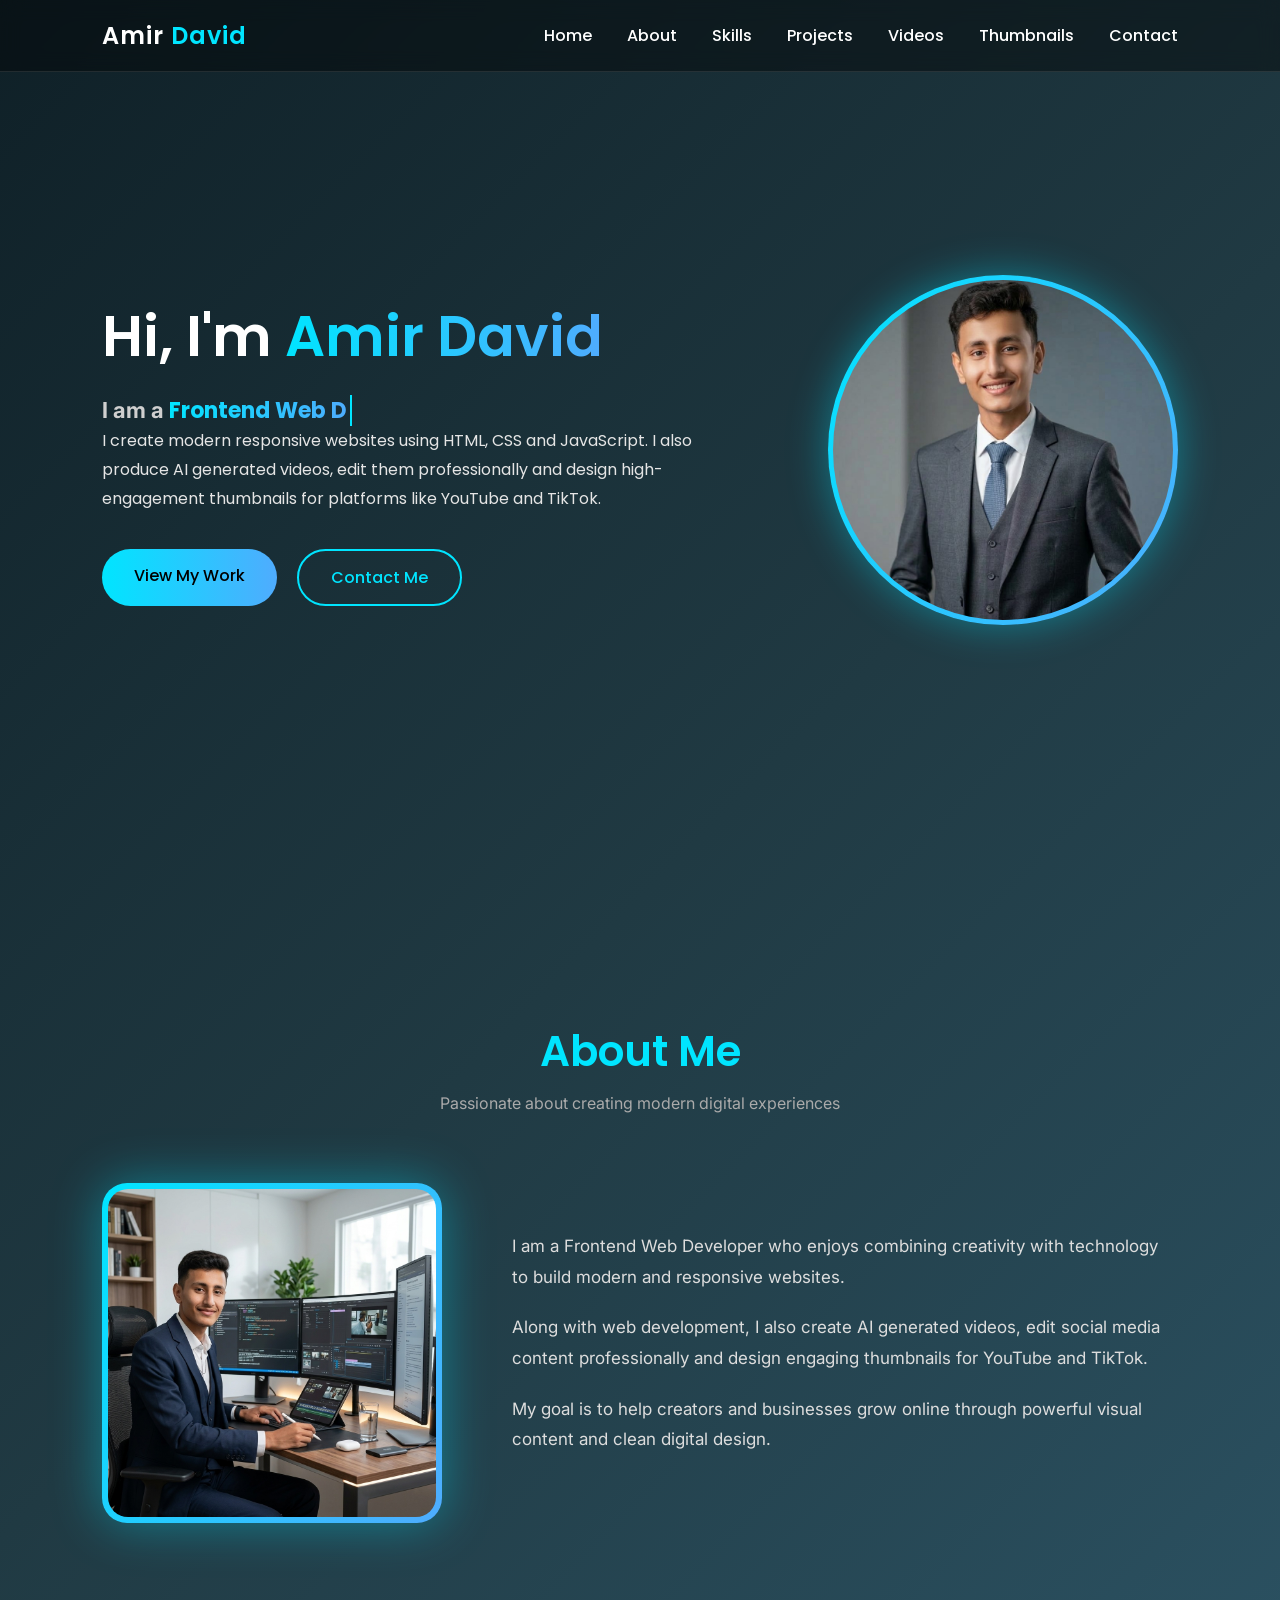
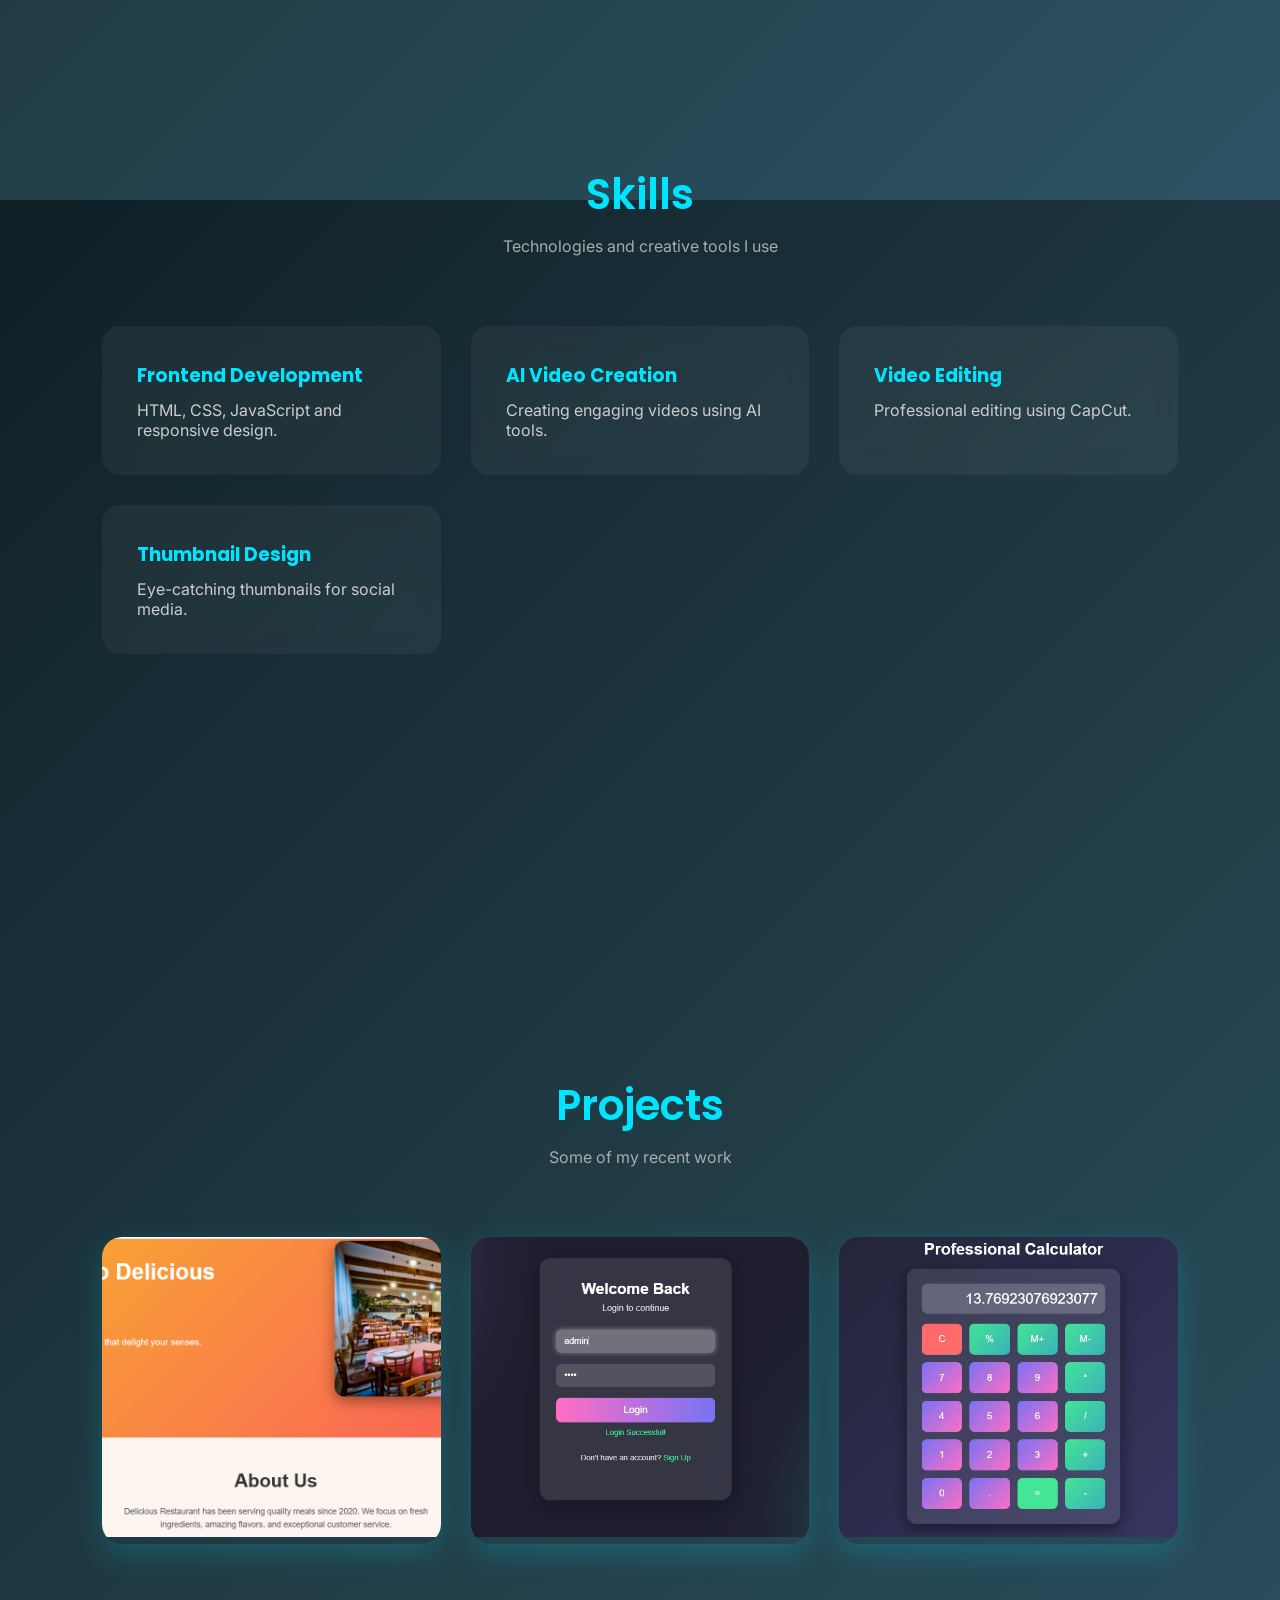
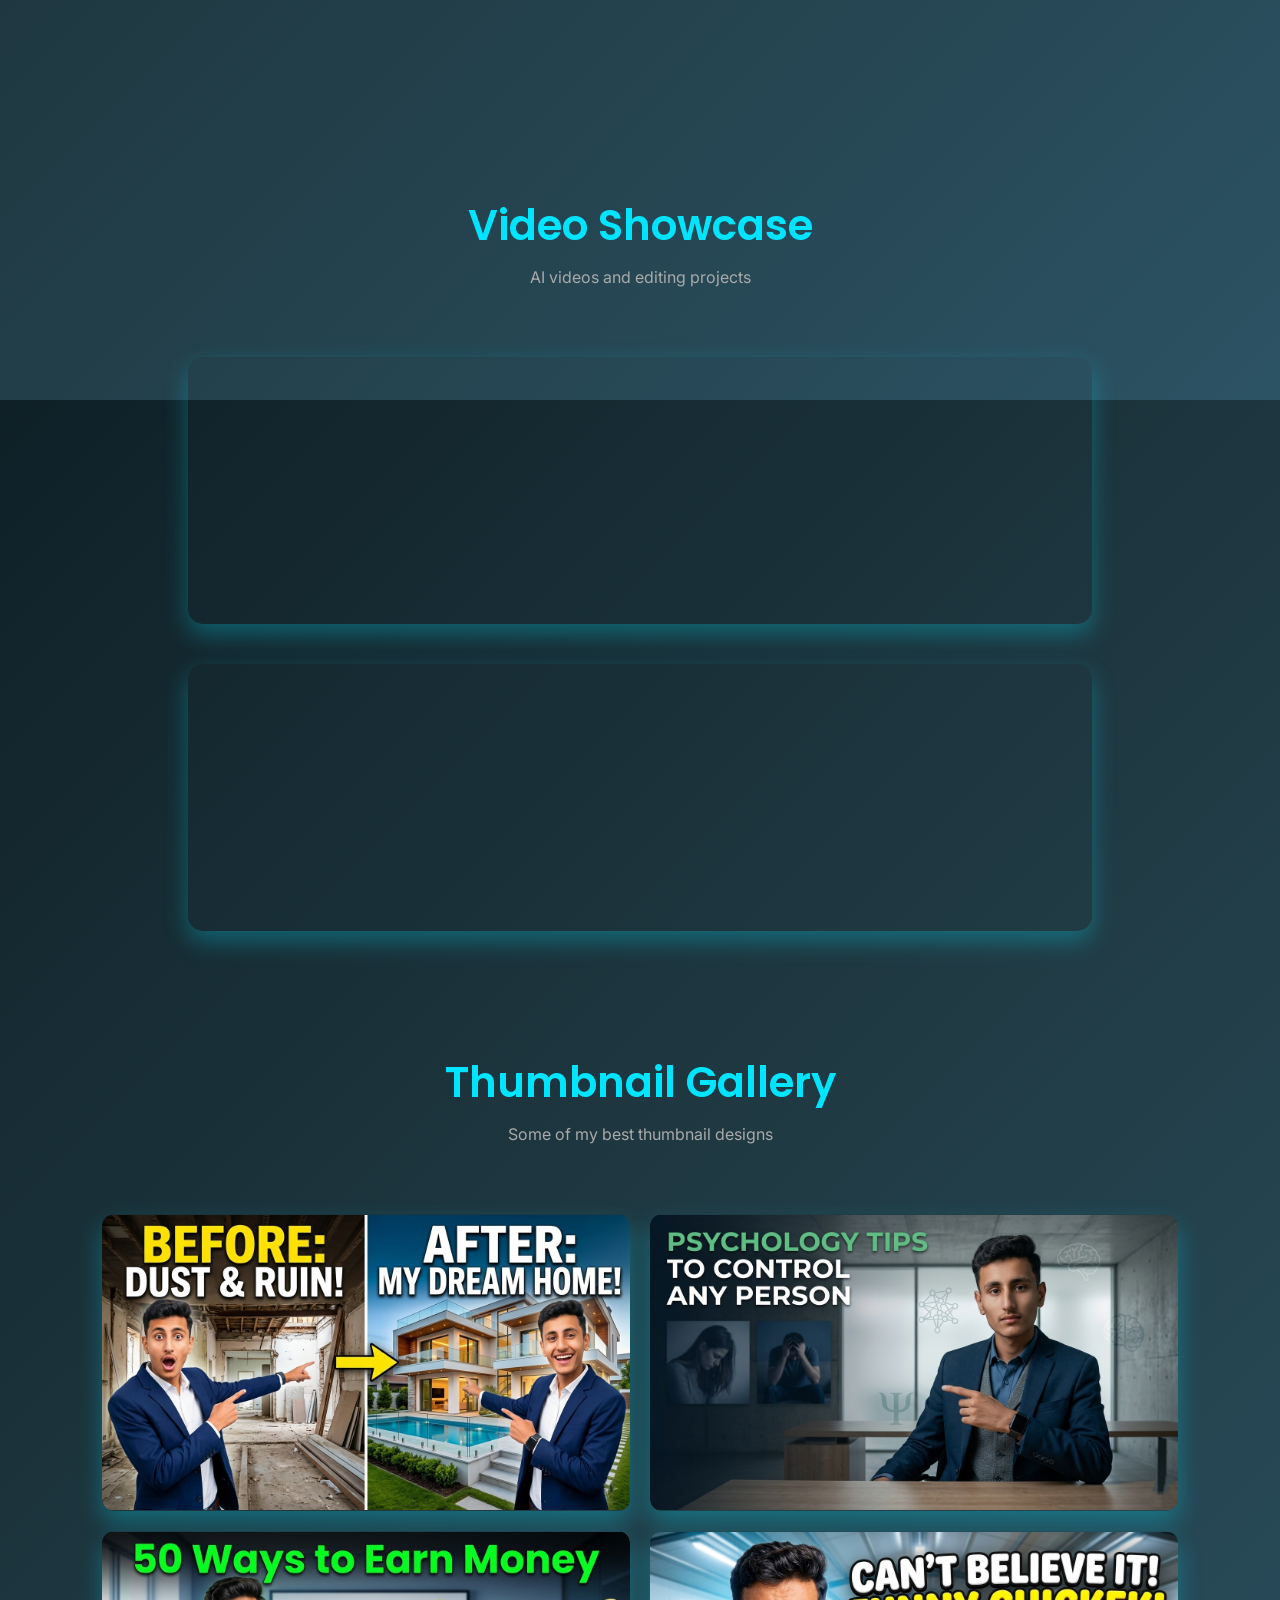
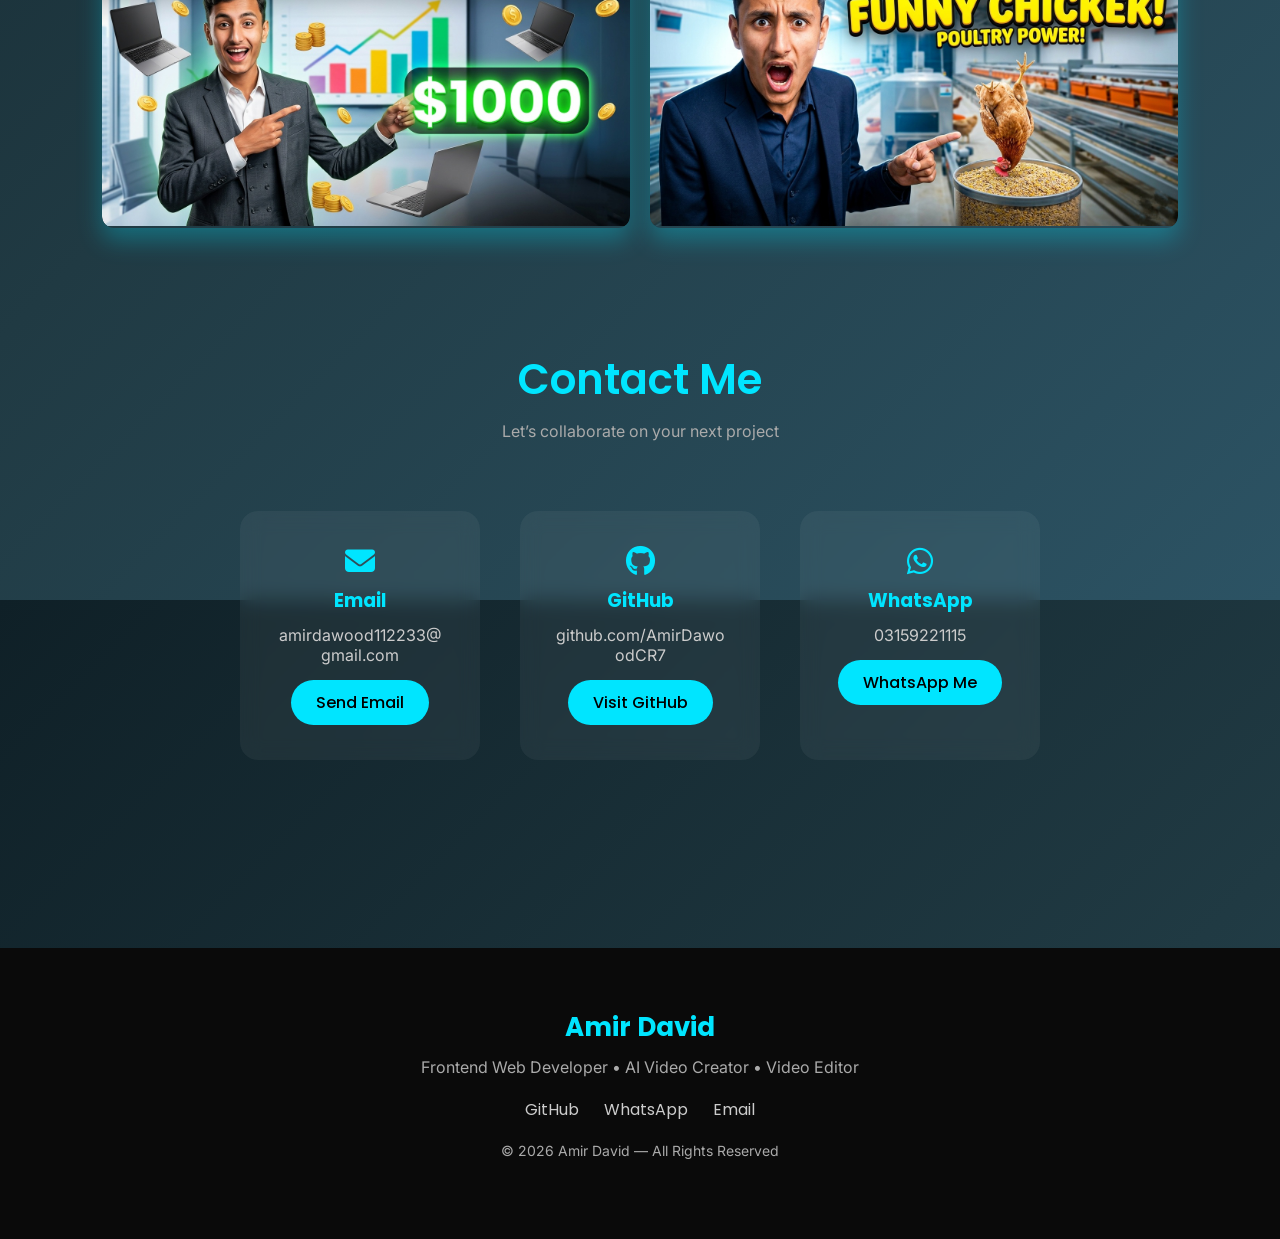
<file: index.html>
<!DOCTYPE html>
<html lang="en">
<head>
<meta charset="UTF-8">
<meta name="viewport" content="width=device-width, initial-scale=1.0">
<title>Amir David Portfolio</title>
<link rel="stylesheet" href="style.css">

<!-- Google Font -->
<link href="https://fonts.googleapis.com/css2?family=Poppins:wght@300;400;500;600&display=swap" rel="stylesheet">
<link href="https://fonts.googleapis.com/css2?family=Poppins:wght@400;500;600;700&family=Inter:wght@300;400;500&display=swap" rel="stylesheet">
<link rel="stylesheet" href="https://cdnjs.cloudflare.com/ajax/libs/font-awesome/6.4.0/css/all.min.css"/>
</head>

<body>

                <!-- FOR LOADING -->

<div id="loader">

<div class="loader-content">
<h1>Amir David</h1>
<p>Loading Portfolio...</p>
<div class="spinner"></div>
</div>

</div>





<header>

  <!-- Overlay for mobile menu -->
<div id="menu-overlay"></div>

   <nav class="navbar">
  <div class="logo">Amir <span>David</span></div>

  <ul class="nav-links">
    <li><a href="#home">Home</a></li>
    <li><a href="#about">About</a></li>
    <li><a href="#skills">Skills</a></li>
    <li><a href="#projects">Projects</a></li>
    <li><a href="#videos">Videos</a></li>
    <li><a href="#thumbnails">Thumbnails</a></li>
    <li><a href="#contact">Contact</a></li>
  </ul>

  <!-- Hamburger Icon -->
  <div class="hamburger">
    <span></span>
    <span></span>
    <span></span>
  </div>
</nav>
</header>




<section id="home" class="hero">

<div class="hero-container">

<div class="hero-text">

<h1>Hi, I'm <span>Amir David</span></h1>

<h2 class="hero-role">I am a <span class="typing"></span></h2>

<p>
I create modern responsive websites using HTML, CSS and JavaScript.
I also produce AI generated videos, edit them professionally and design
high-engagement thumbnails for platforms like YouTube and TikTok.
</p>

<div class="hero-buttons">

<a href="#projects" class="btn btn-primary">View My Work</a>

<a href="#contact" class="btn btn-outline">Contact Me</a>

</div>

</div>


<div class="hero-image">

<div class="image-wrapper">
<img src="images/portfolio-pic.jpg" alt="Amir David">
</div>

</div>

</div>

</section>





<section class="about section" id="about">

<div class="section-header">
<h2>About Me</h2>
<p>Passionate about creating modern digital experiences</p>
</div>

<div class="about-container">

<div class="about-image">
  <div class="about-image-wrapper">
    <img src="images/about-pic.jpg" alt="Amir David">
  </div>
</div>

<div class="about-content">

<p>
I am a Frontend Web Developer who enjoys combining creativity
with technology to build modern and responsive websites.
</p>

<p>
Along with web development, I also create AI generated videos,
edit social media content professionally and design engaging
thumbnails for YouTube and TikTok.
</p>

<p>
My goal is to help creators and businesses grow online
through powerful visual content and clean digital design.
</p>

</div>

</div>

</section>





            <!-- SKILLS SECTION  -->




<section class="skills section" id="skills">

<div class="section-header">
<h2>Skills</h2>
<p>Technologies and creative tools I use</p>
</div>

<div class="skills-grid">

<div class="skill-card">
<h3>Frontend Development</h3>
<p>HTML, CSS, JavaScript and responsive design.</p>
</div>

<div class="skill-card">
<h3>AI Video Creation</h3>
<p>Creating engaging videos using AI tools.</p>
</div>

<div class="skill-card">
<h3>Video Editing</h3>
<p>Professional editing using CapCut.</p>
</div>

<div class="skill-card">
<h3>Thumbnail Design</h3>
<p>Eye-catching thumbnails for social media.</p>
</div>

</div>

</section>



                    <!-- PROJECT SECTION  -->



<section class="projects section" id="projects">

<div class="section-header">
<h2>Projects</h2>
<p>Some of my recent work</p>
</div>

<div class="project-grid">

<div class="project-card">
  <img src="images/restaurant-project.jpg" alt="Restaurant Landing Page">
  <div class="project-overlay">
    <h3>Restaurant Landing Page</h3>
    <p>Modern restaurant website with hero section, menu, and dish showcase.</p>
    <a href="projects/restaurant/index.html" target="_blank" class="project-btn">View Project</a>
  </div>
</div>

<div class="project-card">
  <img src="images/login-project.jpg" alt="Login Page">
  <div class="project-overlay">
    <h3>Modern Login Page</h3>
    <p>Responsive login form with creative effects</p>
   <a href="projects/login-form/login.html" target="_blank" class="project-btn">View Project</a>
  </div>
</div>
<div class="project-card">
  <img src="images/calculator-project.jpg" alt="Calculator Project">
  <div class="project-overlay">
    <h3>Interactive Calculator</h3>
    <p>Professional calculator with gradient UI and JS functionality.</p>
    <a href="projects/calculator/index.html" target="_blank" class="project-btn">View Project</a>
  </div>
</div>


</div>

</section>





<section id="videos" class="videos section">

<div class="section-header">
<h2>Video Showcase</h2>
<p>AI videos and editing projects</p>
</div>

<div class="video-grid">

<div class="video-card">
<iframe 
src="https://www.youtube.com/embed/fSy90yFOO30"
title="YouTube video player"
allowfullscreen>
</iframe>
</div>

<div class="video-card">
<iframe 
src="https://www.youtube.com/embed/2dadQa7IuqI"
title="YouTube video player"
allowfullscreen>
</iframe>
</div>

</div>

</section>






        <!-- THUMBNAIL GALLERY  -->


<section id="thumbnails">
  <div class="section-header">
    <h2>Thumbnail Gallery</h2>
    <p>Some of my best thumbnail designs</p>
  </div>
  
  <div class="thumb-grid-two">
    <div class="thumb-card">
      <img src="images/thumb1.jpg" alt="Thumbnail 1">
    </div>
    <div class="thumb-card">
      <img src="images/thumb2.jpg" alt="Thumbnail 2">
    </div>
    <div class="thumb-card">
      <img src="images/thumb3.jpg" alt="Thumbnail 3">
    </div>
    <div class="thumb-card">
      <img src="images/thumb4.jpg" alt="Thumbnail 4">
    </div>
  </div>
</section>






          <!-- CONTACT SECTION  -->

<section class="contact section" id="contact">

<div class="section-header">
<h2>Contact Me</h2>
<p>Let’s collaborate on your next project</p>
</div>

<div class="contact-container">

<div class="contact-card">
<i class="fas fa-envelope"></i>
<h3>Email</h3>
<p>amirdawood112233@gmail.com</p>
<a href="mailto:amirdawood112233@gmail.com" class="contact-btn">Send Email</a>
</div>

<div class="contact-card">
  <i class="fab fa-github"></i>
  <h3>GitHub</h3>
  <p>github.com/AmirDawoodCR7</p>
  <a href="https://github.com/AmirDawoodCR7" target="_blank" class="contact-btn">Visit GitHub</a>
</div>

<div class="contact-card">
<i class="fab fa-whatsapp"></i>
<h3>WhatsApp</h3>
<p>03159221115</p>
<a href="https://wa.me/923159221115" target="_blank" class="contact-btn">WhatsApp Me</a>
</div>

</div>

</section>



       <!-- FOOTER SECTION  -->

<footer>

<div class="footer-container">

<h3>Amir David</h3>

<p>Frontend Web Developer • AI Video Creator • Video Editor</p>

<div class="footer-links">

<a href="#">GitHub</a>
<a href="#">WhatsApp</a>
<a href="mailto:amirdawood112233@gmail.com">Email</a>

</div>

<p class="copyright">
© 2026 Amir David — All Rights Reserved
</p>

</div>

</footer>



<script src="script.js"></script>

</body>


<div id="scroll-progress"></div>


</html>
</file>
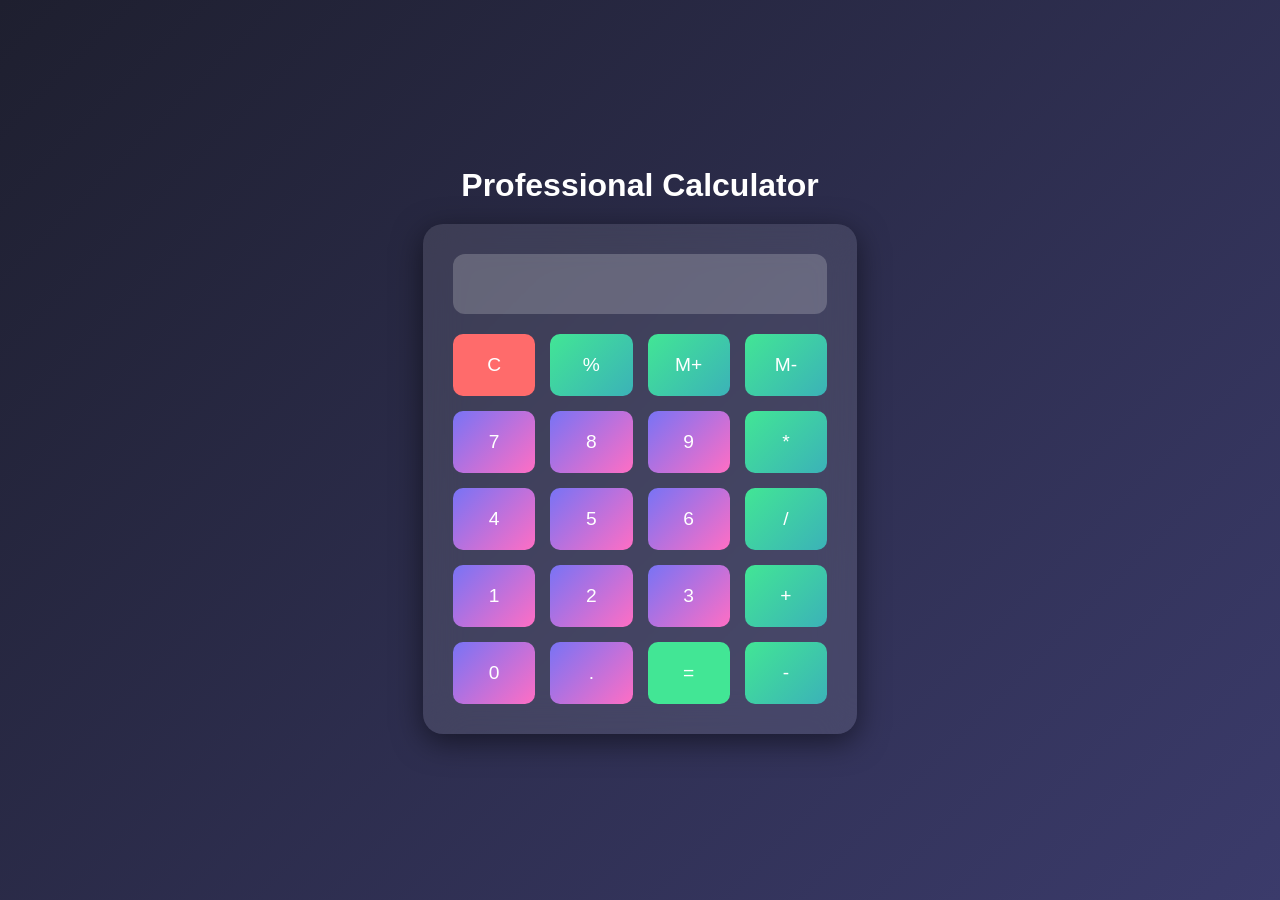
<file: projects/Calculator/index.html>
<!DOCTYPE html>
<html lang="en">
<head>
    <meta charset="UTF-8">
    <meta name="viewport" content="width=device-width, initial-scale=1.0">
    <title>Professional Calculator</title>
    <link rel="stylesheet" href="style.css">
</head>
<body>

    <div class="calculator-container">
        <h1 class="title">Professional Calculator</h1>
        <div class="calculator">
            <input type="text" class="calculator-screen" disabled>

            <div class="calculator-keys">
                <button class="key key-clear">C</button>
                <button class="key key-operator">%</button>
                <button class="key key-operator">M+</button>
                <button class="key key-operator">M-</button>

                <button class="key">7</button>
                <button class="key">8</button>
                <button class="key">9</button>
                <button class="key key-operator">*</button>

                <button class="key">4</button>
                <button class="key">5</button>
                <button class="key">6</button>
                <button class="key key-operator">/</button>

                <button class="key">1</button>
                <button class="key">2</button>
                <button class="key">3</button>
                <button class="key key-operator">+</button>

                <button class="key">0</button>
                <button class="key">.</button>
                <button class="key key-equal">=</button>
                <button class="key key-operator">-</button>
            </div>
        </div>
    </div>

    <script src="script.js"></script>
</body>
</html>
</file>
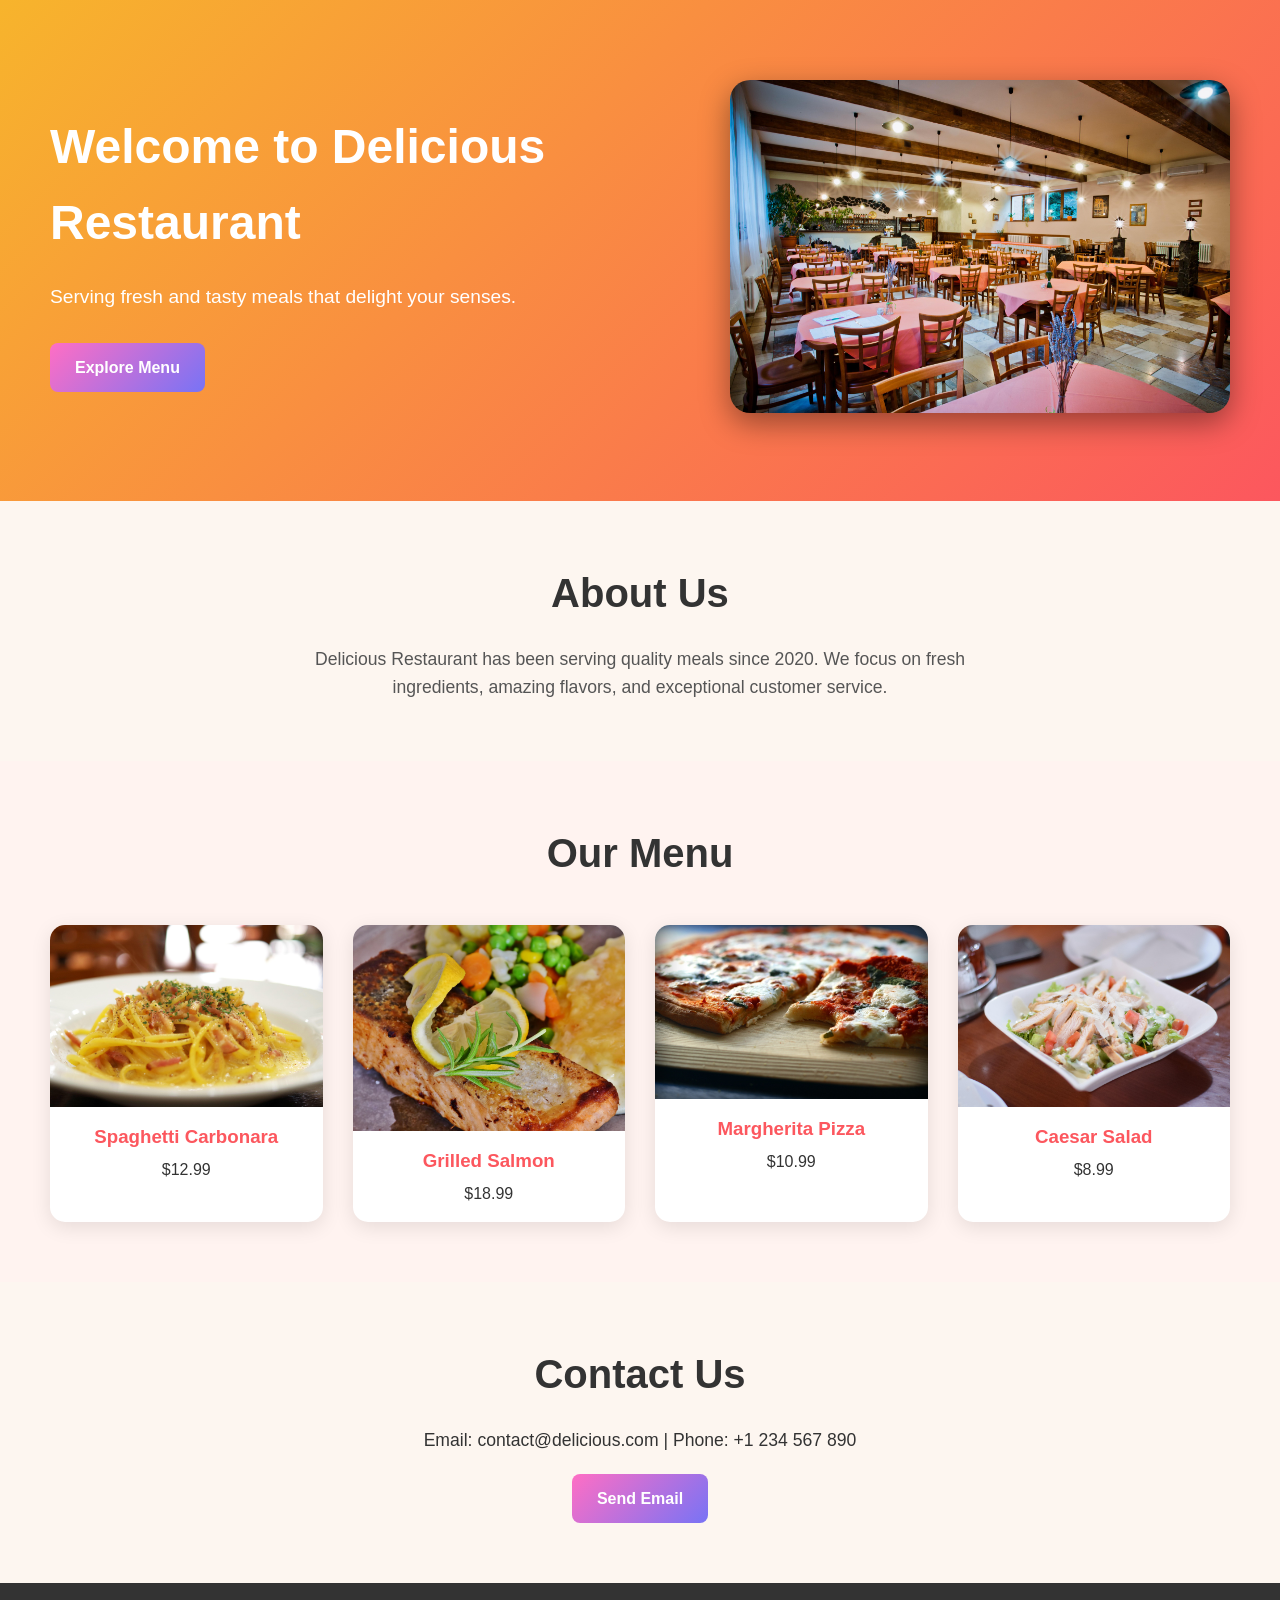
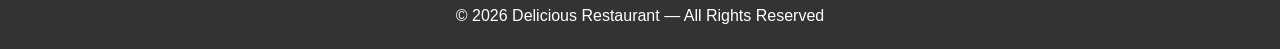
<file: projects/restaurant/index.html>
<!DOCTYPE html>
<html lang="en">
<head>
    <meta charset="UTF-8">
    <meta name="viewport" content="width=device-width, initial-scale=1.0">
    <title>Delicious Restaurant</title>
    <link rel="stylesheet" href="style.css">
</head>
<body>

<!-- Hero Section -->
<section class="hero">
    <div class="hero-content">
        <h1>Welcome to Delicious Restaurant</h1>
        <p>Serving fresh and tasty meals that delight your senses.</p>
        <a href="#menu" class="btn-primary">Explore Menu</a>
    </div>
    <div class="hero-image">
        <img src="images/restaurant-hero.jpg" alt="Restaurant Hero Image">
    </div>
</section>

<!-- About Section -->
<section id="about" class="about">
    <h2>About Us</h2>
    <p>Delicious Restaurant has been serving quality meals since 2020. We focus on fresh ingredients, amazing flavors, and exceptional customer service.</p>
</section>

<!-- Menu Section -->
<section id="menu" class="menu">
    <h2>Our Menu</h2>
    <div class="menu-grid">
        <div class="menu-item">
            <img src="images/dish1.jpg" alt="Dish 1">
            <h3>Spaghetti Carbonara</h3>
            <p>$12.99</p>
        </div>
        <div class="menu-item">
            <img src="images/dish2.jpg" alt="Dish 2">
            <h3>Grilled Salmon</h3>
            <p>$18.99</p>
        </div>
        <div class="menu-item">
            <img src="images/dish3.jpg" alt="Dish 3">
            <h3>Margherita Pizza</h3>
            <p>$10.99</p>
        </div>
        <div class="menu-item">
            <img src="images/dish4.jpg" alt="Dish 4">
            <h3>Caesar Salad</h3>
            <p>$8.99</p>
        </div>
    </div>
</section>

<!-- Contact Section -->
<section id="contact" class="contact">
    <h2>Contact Us</h2>
    <p>Email: contact@delicious.com | Phone: +1 234 567 890</p>
    <a href="mailto:contact@delicious.com" class="btn-primary">Send Email</a>
</section>

<!-- Footer -->
<footer>
    <p>© 2026 Delicious Restaurant — All Rights Reserved</p>
</footer>

<script src="script.js"></script>
</body>
</html>
</file>
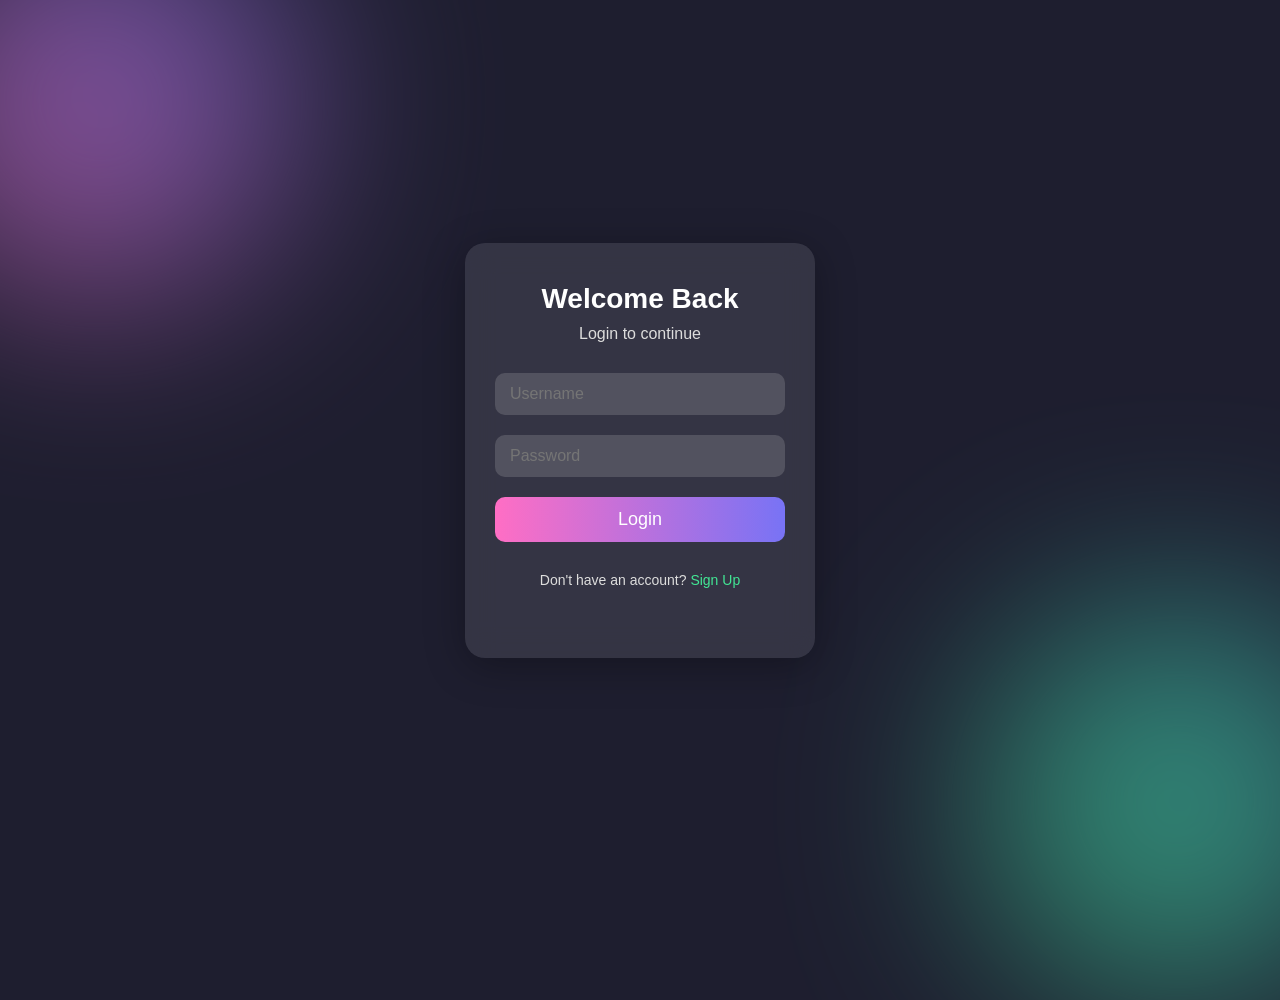
<file: projects/login-form/login.html>
<!DOCTYPE html>
<html lang="en">
<head>
<meta charset="UTF-8">
<meta name="viewport" content="width=device-width, initial-scale=1.0">
<title>Creative Login Form</title>
<link rel="stylesheet" href="style.css">
</head>
<body>

<!-- Background Blur Shapes -->
<div class="bg-container">
    <div class="bg-shape shape1"></div>
    <div class="bg-shape shape2"></div>
</div>

<!-- Login Box -->
<div class="login-box">
    <h2>Welcome Back</h2>
    <p>Login to continue</p>
    <form id="loginForm">
        <div class="input-group">
            <input type="text" id="username" placeholder="Username" required>
        </div>
        <div class="input-group">
            <input type="password" id="password" placeholder="Password" required>
        </div>
        <button type="submit">Login</button>
        <p class="error-message" id="errorMsg"></p>
    </form>
    <p class="signup-text">Don't have an account? <a href="#">Sign Up</a></p>
</div>

<script src="script.js"></script>
</body>
</html>
</file>
<file: style.css>
/* LOADING THE PAGE  */
  #loader{
position:fixed;
top:0;
left:0;
width:100%;
height:100%;
background:#0b0f19;
display:flex;
justify-content:center;
align-items:center;
z-index:9999;
flex-direction:column;
}

.loader-content h1{
font-family:Poppins;
font-size:42px;
color:#00e5ff;
margin-bottom:10px;
}

.loader-content p{
font-family:Inter;
color:#aaa;
margin-bottom:20px;
}

.spinner{
width:40px;
height:40px;
border:4px solid rgba(255,255,255,0.2);
border-top:4px solid #00e5ff;
border-radius:50%;
animation:spin 1s linear infinite;
}

@keyframes spin{
0%{transform:rotate(0)}
100%{transform:rotate(360deg)}
}






/* RESET */
*{
margin:0;
padding:0;
box-sizing:border-box;
font-family:'Poppins', sans-serif;
}

/* BODY BACKGROUND */
body{
height:200vh;
background:linear-gradient(135deg,#0f2027,#203a43,#2c5364);
color:white;
}







/* Overlay   CSS*/




#menu-overlay {
  position: fixed;
  top: 0;
  left: 0;
  width: 100%;
  height: 100%;
  background: rgba(0,0,0,0.5); /* semi-transparent black */
  opacity: 0;
  visibility: hidden;
  transition: opacity 0.3s ease;
  z-index: 998; /* below hamburger but above page */
}

/* Show overlay when menu active */
.nav-links.active ~ #menu-overlay {
  opacity: 1;
  visibility: visible;
}

/* Mobile Menu Links Hover */
.nav-links li a {
  position: relative;
  display: inline-block;
  transition: color 0.3s ease, transform 0.3s ease;
}

.nav-links li a:hover {
  color: #00ffff; /* bright cyan hover */
  transform: translateX(8px);
}

.nav-links li a::before {
  content: '';
  position: absolute;
  width: 0%;
  height: 2px;
  bottom: -6px;
  left: 0;
  background: #00e5ff;
  transition: 0.3s;
}

.nav-links li a:hover::before {
  width: 100%;
}

/* NAVBAR */
.navbar{
position:fixed;
top:0;
left:0;
width:100%;
display:flex;
justify-content:space-between;
align-items:center;
padding:18px 8%;

/* TRANSPARENT GLASS EFFECT */
background:rgba(0,0,0,0.4);
backdrop-filter:blur(10px);
-webkit-backdrop-filter:blur(10px);

border-bottom:1px solid rgba(255,255,255,0.1);

z-index:1000;
}

/* LOGO */
.logo{
font-size:24px;
font-weight:600;
letter-spacing:1px;
cursor:pointer;
color:white;
}

.logo span{
color:#00e5ff;
}

/* NAV LINKS CONTAINER */
.nav-links{
display:flex;
list-style:none;
gap:35px;
}

/* NAV LINKS */
.nav-links a{
text-decoration:none;
color:white;
font-size:16px;
font-weight:500;
position:relative;
transition:0.3s ease;
}

/* HOVER COLOR */
.nav-links a:hover{
color:#00e5ff;
}

/* ANIMATED UNDERLINE */
.nav-links a::after{
content:"";
position:absolute;
left:0;
bottom:-6px;
width:0%;
height:2px;
background:#00e5ff;
transition:0.3s;
}

.nav-links a:hover::after{
width:100%;
}

/* SMOOTH HOVER EFFECT */
.nav-links li{
transition:transform 0.2s ease;
}

.nav-links li:hover{
transform:translateY(-2px);
}
/* Hamburger Icon */
.hamburger{
  display:none;
  flex-direction:column;
  justify-content:space-between;
  width:25px;
  height:18px;
  cursor:pointer;
  position:fixed;      /* keep above everything */
  top:18px;            /* same as navbar padding */
  right:8%;
  z-index:2000;        /* higher than mobile menu */
}

.hamburger span{
  display:block;
  height:3px;
  width:100%;
  border-radius:2px;
  transition:0.3s;
  background:#00e5ff;
  box-shadow:0 0 6px #00e5ff; /* glow effect for visibility */
}

/* Animate to X */
.hamburger.toggle span:nth-child(1){
  transform:rotate(45deg) translate(5px,5px);
  background:#00ffff;
}
.hamburger.toggle span:nth-child(2){
  opacity:0;
}
.hamburger.toggle span:nth-child(3){
  transform:rotate(-45deg) translate(5px,-5px);
  background:#00ffff;
}

/* Mobile Menu */
@media screen and (max-width:768px){
  .hamburger{
    display:flex;
  }

  .nav-links{
    position:fixed;
    top:0;
    right:-100%;
    height:100%;
    width:250px;
    background:rgba(0,0,0,0.85);
    backdrop-filter:blur(10px);
    flex-direction:column;
    padding-top:100px;
    gap:30px;
    display:flex;
    transition:0.4s;
    z-index:999;  /* lower than hamburger */
  }

  .nav-links li{
    text-align:center;
  }

  .nav-links.active{
    right:0;
  }
}




/* HERO SECTION */

.hero{
min-height:100vh;
display:flex;
align-items:center;
padding:120px 8%;
}

/* CONTAINER */

.hero-container{
display:flex;
align-items:center;
justify-content:space-between;
gap:60px;
width:100%;
}

/* TEXT AREA */

.hero-text{
max-width:600px;
}

.hero-text h1{
font-size:56px;
margin-bottom:15px;
font-weight:600;
}

.hero-text span{
background:linear-gradient(90deg,#00e5ff,#4facfe);
-webkit-background-clip:text;
color:transparent;
}

.hero-role{
font-size:22px;
font-family:Inter;
color:#cfcfcf;
}

.typing{
border-right:2px solid #00e5ff;
padding-right:3px;
}

.hero-text p{
font-size:16px;
line-height:1.8;
color:#e5e5e5;
margin-bottom:35px;
}

/* BUTTONS */

.hero-buttons{
display:flex;
gap:20px;
}

.btn{
padding:14px 32px;
border-radius:40px;
text-decoration:none;
font-weight:500;
transition:all 0.3s ease;
}

/* PRIMARY BUTTON */

.btn-primary{
background:linear-gradient(90deg,#00e5ff,#4facfe);
color:#000;
}

.btn-primary:hover{
transform:translateY(-4px);
box-shadow:0 10px 25px rgba(0,229,255,0.5);
}

/* OUTLINE BUTTON */

.btn-outline{
border:2px solid #00e5ff;
color:#00e5ff;
}

.btn-outline:hover{
background:#00e5ff;
color:black;
transform:translateY(-4px);
}

/* IMAGE AREA */
.hero-image{
  display: flex;
  justify-content: center;
  align-items: center;
}

/* IMAGE WRAPPER */
.image-wrapper{
  width: 350px;
  height: 350px;
  border-radius: 50%;          /* circular shape */
  padding: 5px;                /* slightly reduced padding */
  background: linear-gradient(120deg,#00e5ff,#4facfe);
  box-shadow: 0 0 40px rgba(0,229,255,0.4);
  display: flex;
  justify-content: center;
  align-items: center;
  overflow: hidden;            /* ensures the circle crops correctly */
}

/* IMAGE ITSELF */
.image-wrapper img{
  width: 100%;
  height: 100%;
  border-radius: 50%;          /* make the image circular */
  object-fit: cover;           /* fills the circle */
  object-position: center;     /* centers the face */
}



             /* ABOUT SECTION */


.section{
padding:120px 8%;
}

.section-header{
text-align:center;
margin-bottom:70px;
}

.section-header h2{
font-family:Poppins;
font-size:42px;
font-weight:600;
color:#00e5ff;
margin-bottom:10px;
}

.section-header p{
font-family:Inter;
color:#aaa;
}

.about-container{
display:flex;
align-items:center;
gap:70px;
}

/* ABOUT IMAGE WRAPPER */




.about-image-wrapper {
  width: 340px;                     /* adjust to fit your layout */
  height: 340px;
  border-radius: 25px;              /* rounded rectangle */
  padding: 6px;                     /* inner padding */
  background: linear-gradient(120deg, #00e5ff, #4facfe); /* glow gradient */
  box-shadow: 0 0 50px rgba(0, 229, 255, 0.4);           /* glow effect */
  display: flex;
  justify-content: center;
  align-items: center;
  overflow: hidden;                 /* keeps image contained */
  transition: transform 0.4s, box-shadow 0.4s;
}

/* IMAGE ITSELF */
.about-image-wrapper img {
  width: 100%;
  height: 100%;
  object-fit: cover;                /* fills the wrapper */
  object-position: center;          /* center the face */
  border-radius: 20px;              /* slightly smaller radius than wrapper */
  transition: transform 0.4s;
}

/* HOVER EFFECT */
.about-image-wrapper:hover {
  transform: scale(1.05);           /* subtle zoom */
  box-shadow: 0 0 60px rgba(0, 229, 255, 0.6);
}

.about-image-wrapper:hover img {
  transform: scale(1.05);           /* image slightly zooms too */
}

.about-content p{
font-family:Inter;
font-size:17px;
line-height:1.8;
margin-bottom:20px;
color:#ddd;
}



            /* SKILLS SECTION  */
#skills{
  padding-bottom: 300px;
}


.skills-grid{
display:grid;
grid-template-columns:repeat(auto-fit,minmax(250px,1fr));
gap:30px;
}

.skill-card{
background:rgba(255,255,255,0.05);
padding:35px;
border-radius:18px;
backdrop-filter:blur(10px);
transition:0.4s;
}

.skill-card h3{
font-family:Poppins;
margin-bottom:10px;
color:#00e5ff;
}

.skill-card p{
font-family:Inter;
color:#ccc;
}

.skill-card:hover{
transform:translateY(-12px);
box-shadow:0 20px 40px rgba(0,229,255,0.3);
}






          /* PROJECT SECTION  */



.project-grid{
display:grid;
grid-template-columns:repeat(auto-fit,minmax(280px,1fr));
gap:30px;
}

/* CARD */
.project-card{
position:relative;
overflow:hidden;
border-radius:20px;
cursor:pointer;
box-shadow:0 10px 30px rgba(0,229,255,0.2);
transition:transform 0.4s, box-shadow 0.4s;
}

.project-card img{
width:100%;
height:300px;
object-fit:cover;
transition:transform 0.4s;
}

/* SCALE IMAGE ON HOVER */
.project-card:hover img{
transform:scale(1.1);
}

/* OVERLAY */
.project-overlay{
position:absolute;
top:0;
left:0;
width:100%;
height:100%;
background:rgba(0,0,0,0.7);
color:#fff;
opacity:0;
display:flex;
flex-direction:column;
justify-content:center;
align-items:center;
text-align:center;
padding:20px;
transition:opacity 0.4s, transform 0.4s;
transform:translateY(20px);
border-radius:20px;
}

/* SHOW OVERLAY ON HOVER */
.project-card:hover .project-overlay{
opacity:1;
transform:translateY(0);
}

/* OVERLAY TEXT */
.project-overlay h3{
font-family:Poppins;
font-size:22px;
margin-bottom:10px;
color:#00e5ff;
}

.project-overlay p{
font-family:Inter;
font-size:15px;
margin-bottom:15px;
color:#ccc;
}

/* BUTTON */
.project-btn{
padding:10px 25px;
border-radius:30px;
background:#00e5ff;
color:#000;
text-decoration:none;
font-weight:500;
transition:all 0.3s ease;
}

.project-btn:hover{
transform:translateY(-3px);
box-shadow:0 10px 25px rgba(0,229,255,0.4);
}







/* 
.video-grid{
display:grid;
grid-template-columns:repeat(auto-fit,minmax(320px,1fr));
gap:30px;
}

.video-grid iframe{
width:100%;
height:220px;
border-radius:15px;
border:none;
} */
/* VIDEO SHOWCASE */

.video-grid{
display:grid;
grid-template-columns:repeat(auto-fit,minmax(450px,1fr));
gap:40px;
padding:0 8%;
}

.video-card{
position:relative;
overflow:hidden;
border-radius:15px;
box-shadow:0 10px 25px rgba(0,229,255,0.3);
transition:0.4s;
}




.video-card iframe{
width:100%;
height:260px;
border:none;
border-radius:15px;
}

/* Hover effect */

.video-card:hover{
transform:translateY(-6px);
box-shadow:0 15px 35px rgba(0,229,255,0.5);
}




            /* THUMBNAILS GALLERY  */
/* Thumbnail Grid: 2 per row */
.thumb-grid-two{
  display: grid;
  grid-template-columns: repeat(2, 1fr); /* 2 thumbnails per row */
  gap: 20px;                             /* spacing between thumbnails */
  padding: 0 8%;
}

/* Individual Thumbnail Card */
.thumb-card{
  overflow: hidden;
  border-radius: 12px;                   /* rounded edges */
  box-shadow: 0 12px 25px rgba(0, 229, 255, 0.3);
  transition: transform 0.4s, box-shadow 0.4s;
  position: relative;
  width: 100%;
  aspect-ratio: 16 / 9;                  /* ensures full thumbnail visible */
}

/* Thumbnail Image */
.thumb-card img{
  width: 100%;
  height: 100%;
  display: block;
  object-fit: contain;                    /* prevents cropping your image */
  transition: transform 0.4s;
  border-radius: 12px;
}

/* Hover Effect */
.thumb-card:hover img{
  transform: scale(1.05);
}

.thumb-card:hover{
  box-shadow: 0 18px 35px rgba(0, 229, 255, 0.5);
}



        /* CONTACT SECTION  */

#contact{
  padding-top: 400px;
}
.contact-container{
display:flex;
justify-content:center;
gap:40px;
flex-wrap:wrap;
}

.contact-card{
background:rgba(255,255,255,0.05);
padding:35px;
border-radius:18px;
text-align:center;
width:240px;
backdrop-filter:blur(10px);
transition:0.4s;
}

.contact-card i{
font-size:30px;
color:#00e5ff;
margin-bottom:10px;
}

.contact-card h3{
font-family:Poppins;
color:#00e5ff;
margin-bottom:10px;
}

.contact-card p{
font-family:Inter;
color:#ccc;
margin-bottom:15px;
word-wrap: break-word;
overflow-wrap: break-word;

}

.contact-btn{
display:inline-block;
padding:10px 25px;
border-radius:30px;
background:#00e5ff;
color:#000;
text-decoration:none;
font-weight:500;
transition:0.3s;
}

.contact-btn:hover{
transform:translateY(-3px);
box-shadow:0 10px 25px rgba(0,229,255,0.4);
}

.contact-card:hover{
transform:translateY(-8px);
box-shadow:0 15px 30px rgba(0,229,255,0.3);
}





           /* FOOTER SECITON  */

footer{
background:#0a0a0a;
padding:60px 8%;
text-align:center;
}

.footer-container h3{
font-family:Poppins;
font-size:26px;
color:#00e5ff;
margin-bottom:10px;
}

.footer-container p{
color:#aaa;
margin-bottom:20px;
font-family:Inter;
}

.footer-links{
display:flex;
justify-content:center;
gap:25px;
margin-bottom:20px;
}

.footer-links a{
color:#ccc;
text-decoration:none;
transition:0.3s;
}

.footer-links a:hover{
color:#00e5ff;
}

.copyright{
font-size:14px;
color:#666;
}



        /* FOR SCROLLING  */


#scroll-progress{
position:fixed;
top:0;
left:0;
height:5px;
background:#00e5ff;
width:0%;
z-index:9999;
transition:width 0.1s;
}














        /* RESPONSIVE CODE FOR OVERALL PORTFOLIO */




/* ===========================
   RESPONSIVE STYLES
=========================== */

/* MOBILE DEVICES (up to 768px) */
@media screen and (max-width:768px){

  /* HERO */
  .hero{
    padding:80px 5%;
    flex-direction:column;
    text-align:center;
  }
  .hero-container{
    flex-direction:column-reverse;
    gap:40px;
  }
  .hero-text h1{
    font-size:42px;
  }
  .hero-text p{
    font-size:15px;
  }
  .hero-buttons{
    flex-direction:column;
    gap:15px;
  }
  .image-wrapper{
    width:250px;
    height:250px;
  }

  /* ABOUT */
  .about-container{
    flex-direction:column;
    text-align:center;
    gap:30px;
  }
  @media screen and (max-width:768px){
  .about-image-wrapper {
    width: 250px;
    height: 250px;
  }
}
  .about-stats{
    justify-content:center;
    gap:25px;
  }

  /* SKILLS */
  .skills-grid{
    grid-template-columns:repeat(auto-fit,minmax(200px,1fr));
    gap:20px;
  }
  .skill-card{
    padding:25px;
  }

  /* PROJECTS */
  .project-grid{
    grid-template-columns:repeat(auto-fit,minmax(220px,1fr));
    gap:20px;
  }
  .project-card img{
    height:180px;
  }
  .project-overlay h3{
    font-size:20px;
  }
  .project-overlay p{
    font-size:14px;
  }

  /* VIDEO GRID */
  .video-grid iframe{
    height:180px;
  }




              /* FOR VIDEO SHOWCASE  */



@media screen and (max-width:768px){

.video-grid{
grid-template-columns:1fr;
}

.video-card iframe{
height:220px;
}

}

.video-card {
  padding-top: 56.25%; /* 16:9 aspect ratio */
}

.video-card iframe {
  position: absolute;
  top: 0;
  left: 0;
  width: 100%;
  height: 100%;
}




  /* THUMBNAILS */
 @media screen and (max-width:768px){
  .thumb-grid-two{
    grid-template-columns: 1fr; /* 1 per row on mobile */
    gap: 15px;
  }
  .thumb-card{
    aspect-ratio: 16 / 9;      /* keeps the thumbnail proportion */
  }
}
  /* CONTACT */
  .contact-container{
    flex-direction:column;
    gap:20px;
  }
  .contact-card{
    width:100%;
    max-width:300px;
  }

  /* FOOTER */
  .footer-container h3{
    font-size:22px;
  }
  .footer-links{
    flex-direction:column;
    gap:15px;
  }
}

/* TABLETS (769px - 1024px) */
@media screen and (min-width:769px) and (max-width:1024px){
  .hero-container{
    gap:50px;
  }
  .about-container{
    gap:50px;
  }
  .skills-grid{
    gap:25px;
  }
  .project-grid{
    gap:25px;
  }
  .thumb-grid{
    gap:18px;
  }
  .contact-container{
    gap:30px;
  }
} 








                 /* MANAGING THE HEIGHTS OF EVERY SECTION ALSO IN  MOBILES AND TABLETS */


/* ==============================
   SECTION HEIGHT MANAGEMENT
============================== */

/* DESKTOP */
.hero {
    min-height: 100vh; /* fills viewport */
}

.about {
    min-height: 80vh;
}

#skills {
    min-height: 70vh;
}

.projects {
    min-height: 80vh;
}

.videos {
    min-height: 70vh;
}

#thumbnails {
    min-height: 60vh;
}

#contact {
    min-height: 80vh;
    padding-top: 120px; /* reduced from 400px */
    padding-bottom: 100px;
}

/* FOOTER: natural height, no change needed */

/* =================================
   RESPONSIVE HEIGHTS
================================= */

/* MOBILE (<=768px) */
@media screen and (max-width:768px){
    .hero,
    .about,
    #skills,
    .projects,
    .videos,
    #thumbnails,
    #contact {
        min-height: auto; /* let content define height */
        padding-top: 80px; /* ensures spacing for fixed navbar */
        padding-bottom: 60px;
    }
}

/* TABLETS (769px - 1024px) */
@media screen and (min-width:769px) and (max-width:1024px){
    .hero {
        min-height: 90vh;
    }
    .about,
    #skills,
    .projects,
    .videos,
    #thumbnails,
    #contact {
        min-height: auto; /* flexible for tablet layout */
    }
}



/* 

html {
  scroll-behavior: smooth;
}

section {
  scroll-margin-top: 120px; /* adjust if your navbar is taller 
} */
</file>
<file: projects/Calculator/style.css>
/* Reset & Base */
* {
    box-sizing: border-box;
    margin: 0;
    padding: 0;
    font-family: 'Poppins', sans-serif;
}

body {
    background: linear-gradient(135deg, #1e1f2f, #3b3b6b);
    height: 100vh;
    display: flex;
    justify-content: center;
    align-items: center;
}

/* Container */
.calculator-container {
    text-align: center;
}

.title {
    color: #fff;
    margin-bottom: 20px;
    font-size: 2rem;
}

/* Calculator Box */
.calculator {
    background: rgba(255,255,255,0.1);
    backdrop-filter: blur(20px);
    padding: 30px;
    border-radius: 20px;
    box-shadow: 0 8px 30px rgba(0,0,0,0.5);
    display: inline-block;
}

/* Screen */
.calculator-screen {
    width: 100%;
    height: 60px;
    border-radius: 12px;
    border: none;
    margin-bottom: 20px;
    text-align: right;
    padding-right: 15px;
    font-size: 1.8rem;
    color: #fff;
    background: rgba(255,255,255,0.2);
}

/* Buttons */
.calculator-keys {
    display: grid;
    grid-template-columns: repeat(4, 1fr);
    gap: 15px;
}

.key {
    padding: 20px;
    border: none;
    border-radius: 10px;
    background: linear-gradient(135deg, #7873f5, #ff6ec4);
    color: #fff;
    font-size: 1.2rem;
    cursor: pointer;
    transition: all 0.2s ease;
}

.key:hover {
    transform: translateY(-3px);
    box-shadow: 0 5px 15px rgba(255,110,196,0.5);
}

/* Operator Buttons */
.key-operator {
    background: linear-gradient(135deg, #42e695, #3bb2b8);
}

/* Clear & Equal */
.key-clear {
    background: #ff6b6b;
}

.key-equal {
    background: #42e695;
}

/* Responsive */
@media (max-width: 600px) {
    .calculator {
        padding: 20px;
    }

    .calculator-screen {
        height: 50px;
        font-size: 1.5rem;
    }

    .key {
        padding: 15px;
        font-size: 1rem;
    }
}
</file>
<file: projects/restaurant/style.css>
/* Reset & Base */
* {
    margin: 0;
    padding: 0;
    box-sizing: border-box;
    font-family: 'Poppins', sans-serif;
}

body {
    background: #fdf6f0;
    color: #333;
    line-height: 1.6;
}

/* Buttons */
.btn-primary {
    display: inline-block;
    background: linear-gradient(135deg, #ff6ec4, #7873f5);
    color: #fff;
    padding: 12px 25px;
    border-radius: 8px;
    text-decoration: none;
    font-weight: 600;
    transition: all 0.3s ease;
}

.btn-primary:hover {
    transform: translateY(-3px);
    box-shadow: 0 5px 20px rgba(255,110,196,0.4);
}

/* Hero Section */
.hero {
    display: flex;
    justify-content: space-between;
    align-items: center;
    padding: 80px 50px;
    background: linear-gradient(135deg, #f7b42c, #fc575e);
    color: #fff;
}

.hero h1 {
    font-size: 3rem;
    margin-bottom: 20px;
}

.hero p {
    font-size: 1.2rem;
    margin-bottom: 30px;
    max-width: 500px;
}

.hero-image img {
    max-width: 500px;
    border-radius: 20px;
    box-shadow: 0 10px 30px rgba(0,0,0,0.4);
}

/* About Section */
.about {
    padding: 60px 50px;
    text-align: center;
}

.about h2 {
    font-size: 2.5rem;
    margin-bottom: 20px;
}

.about p {
    max-width: 700px;
    margin: auto;
    font-size: 1.1rem;
    color: #555;
}

/* Menu Section */
.menu {
    padding: 60px 50px;
    text-align: center;
    background: #fff3f0;
}

.menu h2 {
    font-size: 2.5rem;
    margin-bottom: 40px;
}

.menu-grid {
    display: grid;
    grid-template-columns: repeat(4, 1fr);
    gap: 30px;
}

.menu-item {
    background: #fff;
    border-radius: 15px;
    overflow: hidden;
    box-shadow: 0 5px 20px rgba(0,0,0,0.1);
    transition: transform 0.3s ease, box-shadow 0.3s ease;
}

.menu-item img {
    width: 100%;
    display: block;
}

.menu-item h3 {
    color: #fc575e;
    margin: 15px 0 5px;
}

.menu-item p {
    color: #333;
    margin-bottom: 15px;
}

.menu-item:hover {
    transform: translateY(-5px);
    box-shadow: 0 10px 30px rgba(252,87,94,0.4);
}

/* Contact Section */
.contact {
    padding: 60px 50px;
    text-align: center;
}

.contact h2 {
    font-size: 2.5rem;
    margin-bottom: 20px;
}

.contact p {
    margin-bottom: 20px;
    font-size: 1.1rem;
}

/* Footer */
footer {
    padding: 20px;
    text-align: center;
    background: #333;
    color: #fff;
}

/* Responsive */
@media(max-width: 992px) {
    .hero {
        flex-direction: column;
        text-align: center;
        gap: 40px;
    }

    .hero-image img {
        max-width: 80%;
    }

    .menu-grid {
        grid-template-columns: 1fr 1fr;
    }
}

@media(max-width: 600px) {
    .menu-grid {
        grid-template-columns: 1fr;
    }

    .hero h1 {
        font-size: 2rem;
    }

    .hero p {
        font-size: 1rem;
    }
}
</file>
<file: projects/login-form/style.css>
/* Basic Reset */
* {
    margin: 0;
    padding: 0;
    box-sizing: border-box;
    font-family: 'Poppins', sans-serif;
}

/* Background Blur & Gradient Shapes */
body {
    height: 100vh;
    display: flex;
    justify-content: center;
    align-items: center;
    background: #1e1e2f;
    overflow: hidden;
}

.bg-container {
    position: absolute;
    width: 100%;
    height: 100%;
    z-index: -1;
}

.bg-shape {
    position: absolute;
    width: 400px;
    height: 400px;
    border-radius: 50%;
    filter: blur(100px);
    opacity: 0.6;
    animation: float 8s infinite alternate;
}

.shape1 {
    top: -100px;
    left: -100px;
    background: linear-gradient(45deg, #ff6ec4, #7873f5);
}

.shape2 {
    bottom: -100px;
    right: -100px;
    background: linear-gradient(45deg, #42e695, #3bb2b8);
}

@keyframes float {
    0% { transform: translateY(0) rotate(0deg); }
    100% { transform: translateY(50px) rotate(45deg); }
}

/* Login Box */
.login-box {
    background: rgba(255, 255, 255, 0.1);
    backdrop-filter: blur(15px);
    padding: 40px 30px;
    border-radius: 20px;
    width: 350px;
    text-align: center;
    box-shadow: 0 8px 40px rgba(0,0,0,0.3);
    color: #fff;
}

.login-box h2 {
    margin-bottom: 10px;
    font-size: 28px;
}

.login-box p {
    margin-bottom: 30px;
    color: #ddd;
}

/* Inputs */
.input-group {
    margin-bottom: 20px;
}

.input-group input {
    width: 100%;
    padding: 12px 15px;
    border-radius: 10px;
    border: none;
    outline: none;
    background: rgba(255,255,255,0.15);
    color: #fff;
    font-size: 16px;
    transition: 0.3s;
}

.input-group input:focus {
    background: rgba(255,255,255,0.3);
    box-shadow: 0 0 10px rgba(255,255,255,0.4);
}

/* Button */
button {
    width: 100%;
    padding: 12px;
    border-radius: 10px;
    border: none;
    background: linear-gradient(90deg, #ff6ec4, #7873f5);
    color: #fff;
    font-size: 18px;
    cursor: pointer;
    transition: 0.3s;
}

button:hover {
    transform: scale(1.05);
    box-shadow: 0 8px 20px rgba(255,110,196,0.4);
}

/* Error Message */
.error-message {
    color: #ff6b6b;
    font-size: 14px;
    margin-top: 10px;
}

/* Signup Text */
.signup-text {
    margin-top: 20px;
    font-size: 14px;
}

.signup-text a {
    color: #42e695;
    text-decoration: none;
    font-weight: 500;
    transition: 0.3s;
}

.signup-text a:hover {
    color: #fff;
}

/* Animations */
@keyframes shake {
  0% { transform: translateX(0); }
  20% { transform: translateX(-10px); }
  40% { transform: translateX(10px); }
  60% { transform: translateX(-10px); }
  80% { transform: translateX(10px); }
  100% { transform: translateX(0); }
}

@keyframes glow {
  0% { box-shadow: 0 0 0 rgba(66,230,149,0); }
  50% { box-shadow: 0 0 20px rgba(66,230,149,0.7); }
  100% { box-shadow: 0 0 0 rgba(66,230,149,0); }
}

.login-box.shake { animation: shake 0.5s; }
.login-box.success { animation: glow 1s; }

/* Responsive */
@media (max-width: 992px) {
    .login-box { width: 300px; padding: 35px 25px; }
    .login-box h2 { font-size: 26px; }
    .login-box p { font-size: 14px; }
    button { font-size: 16px; padding: 10px; }
    .bg-shape { width: 300px; height: 300px; }
}

@media (max-width: 600px) {
    .login-box { width: 90%; padding: 30px 20px; }
    .login-box h2 { font-size: 24px; }
    .login-box p { font-size: 13px; }
    .input-group input { padding: 10px; font-size: 14px; }
    button { font-size: 15px; padding: 10px; }
    .bg-shape.shape1 { top: -80px; left: -80px; width: 250px; height: 250px; }
    .bg-shape.shape2 { bottom: -80px; right: -80px; width: 250px; height: 250px; }
}
</file>
